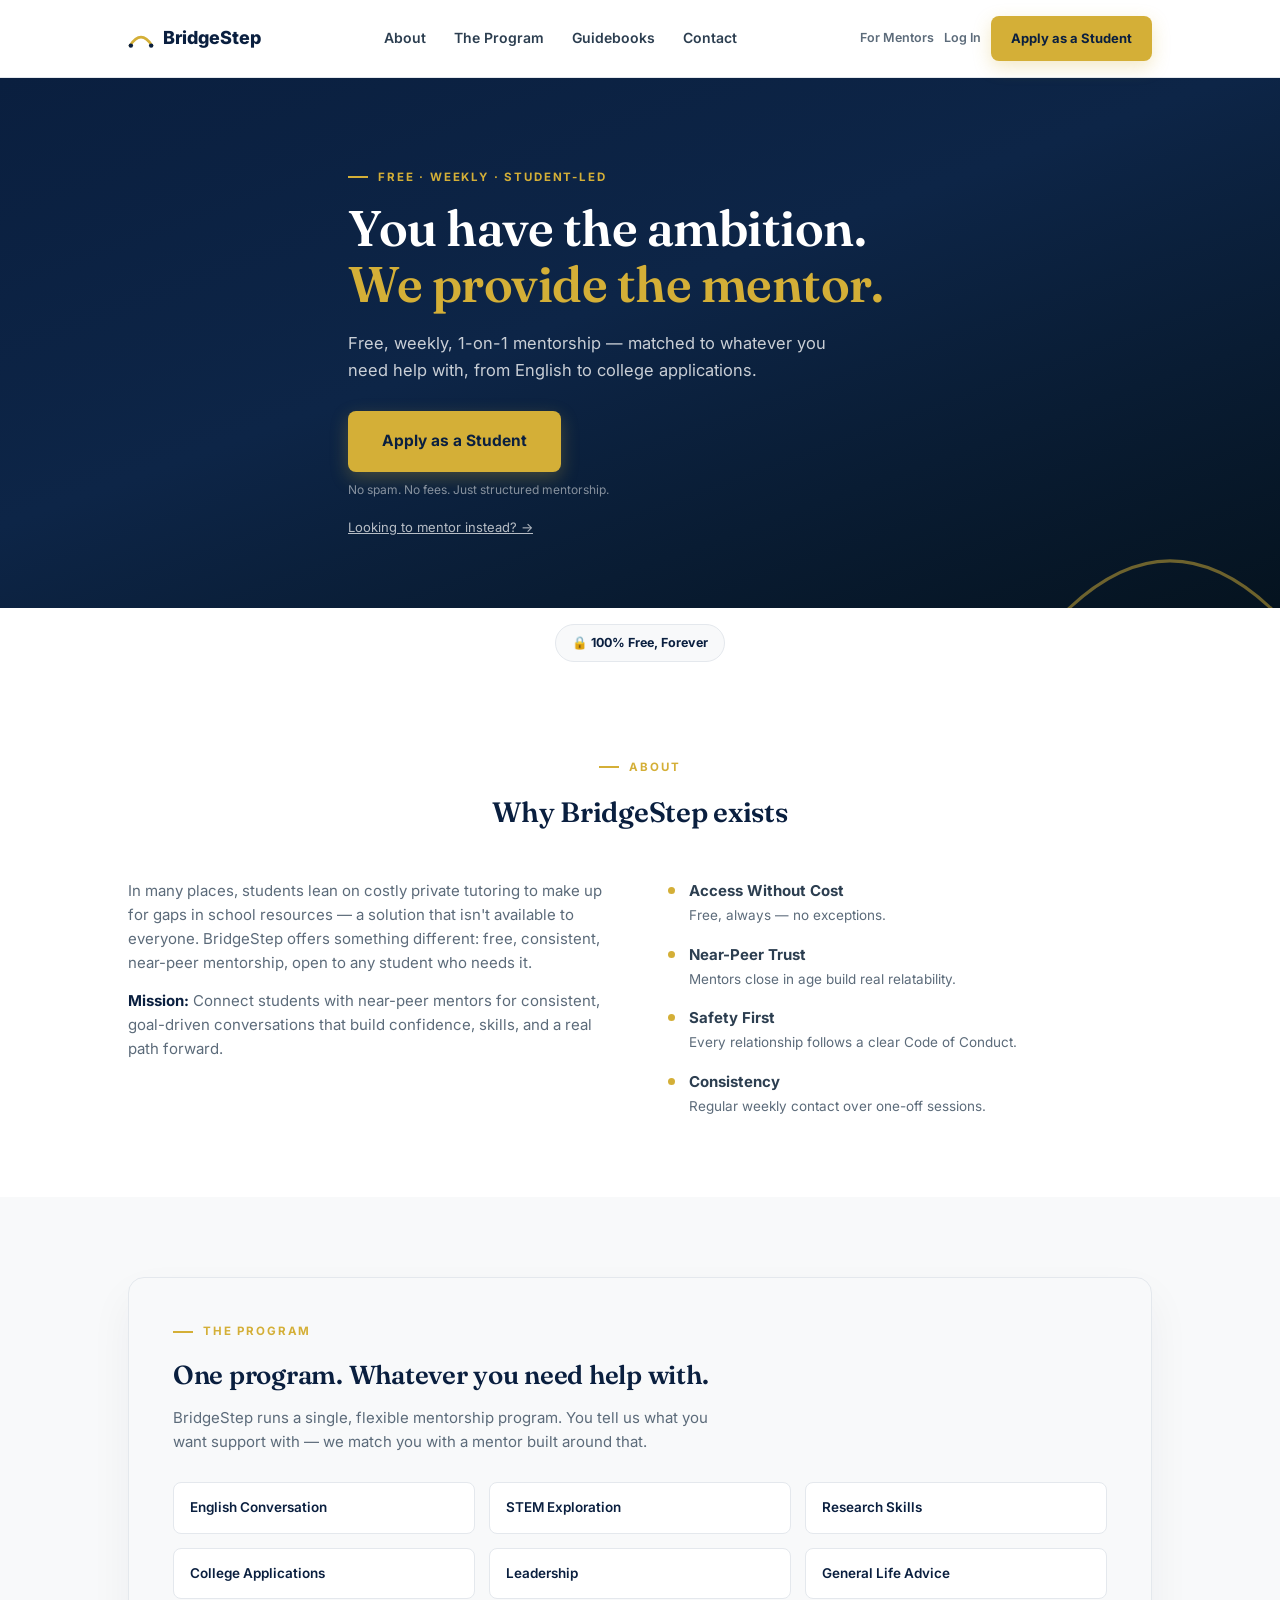
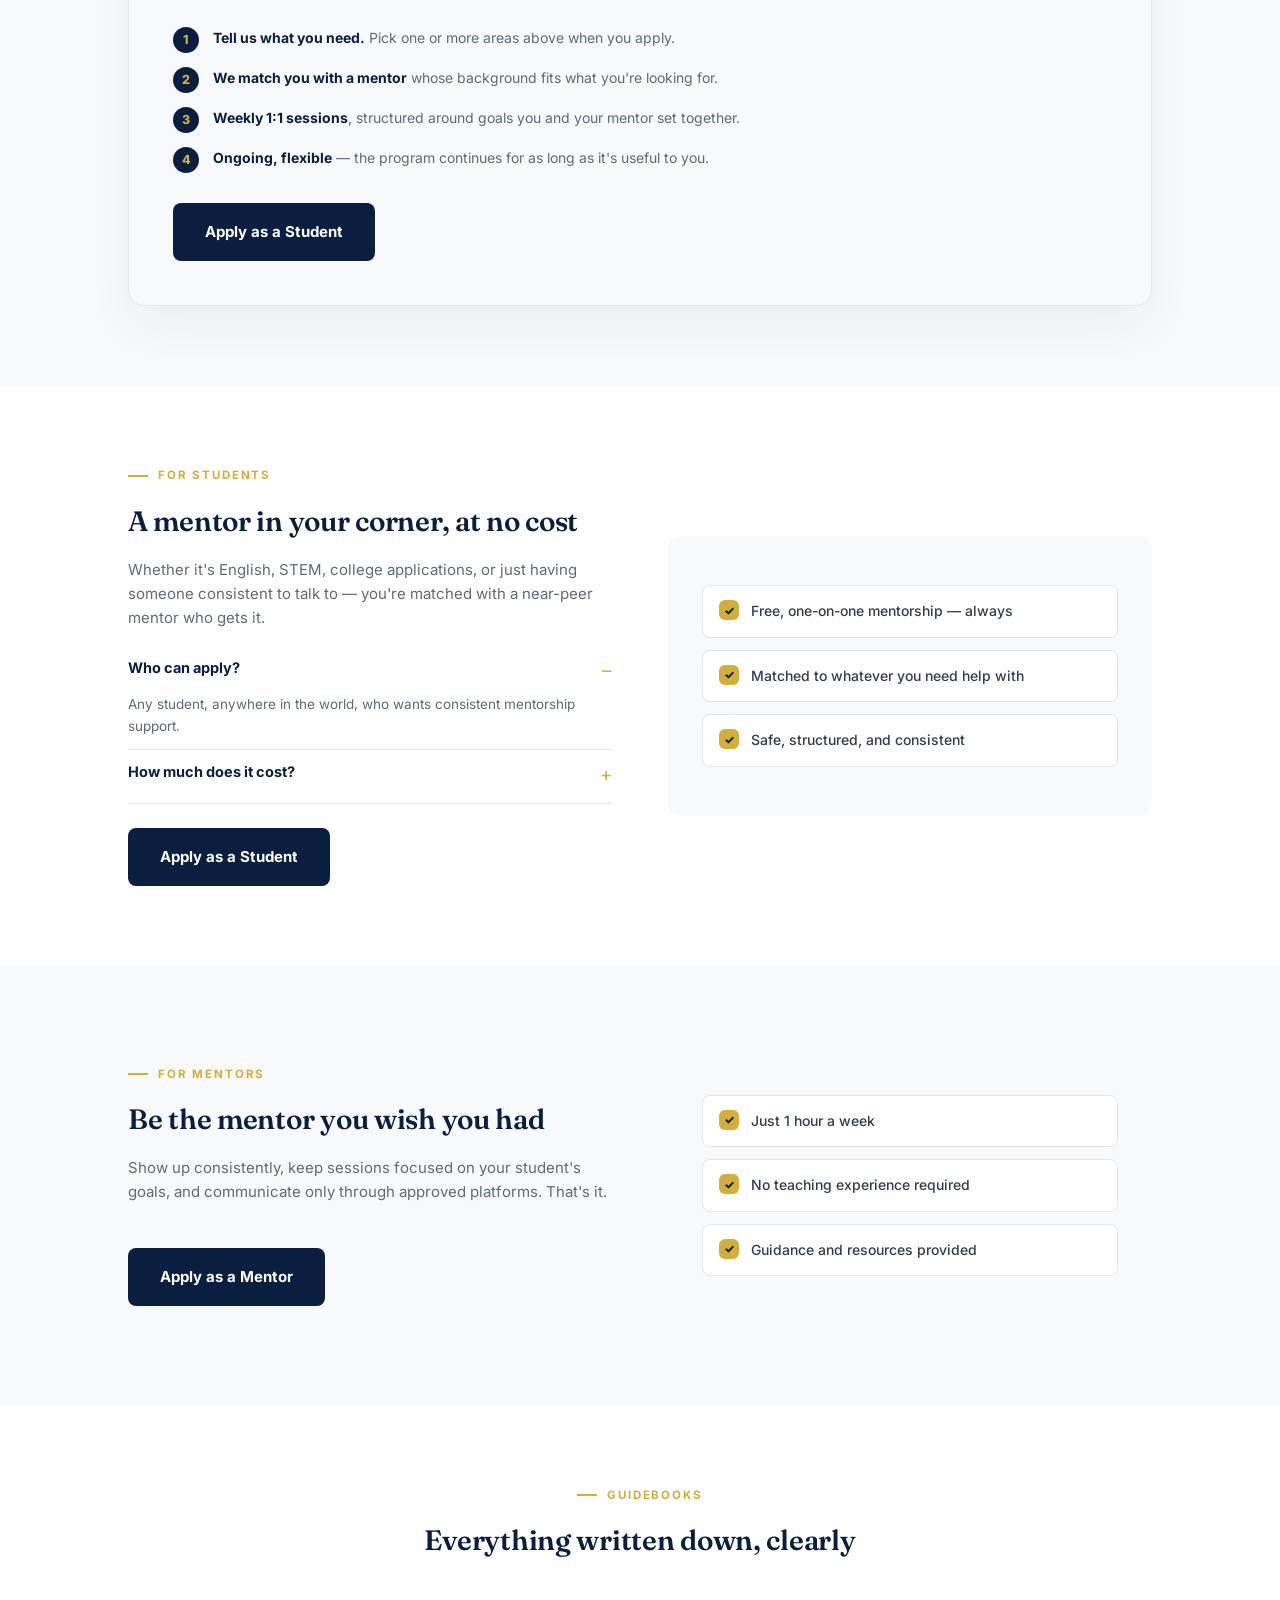
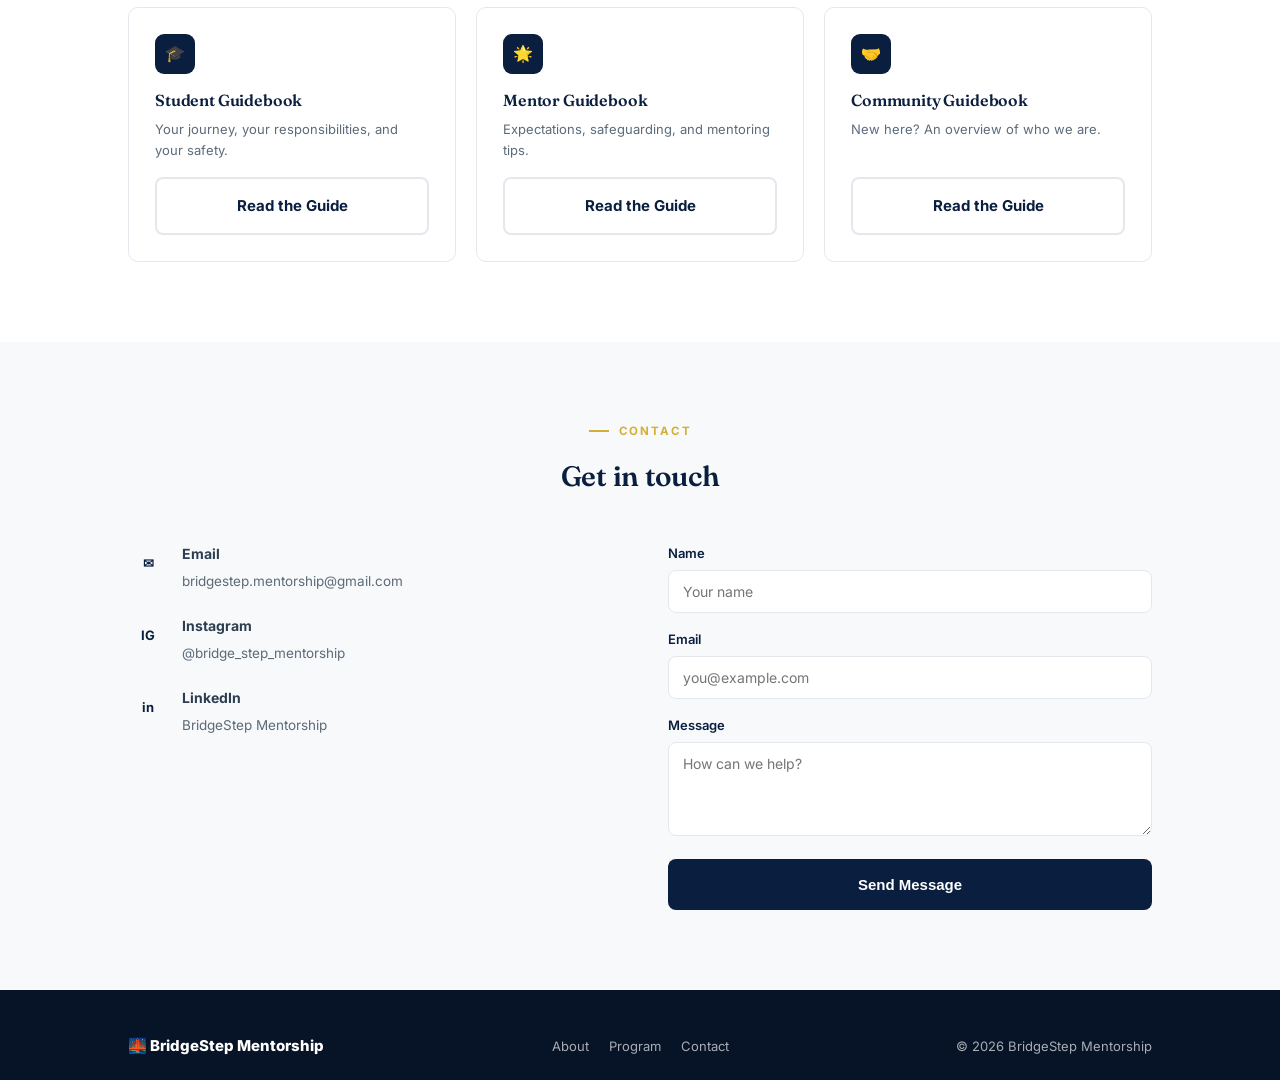
<file: index.html>
<!DOCTYPE html>
<html lang="en">
<head>
<meta charset="UTF-8">
<meta name="viewport" content="width=device-width, initial-scale=1.0">
<title>BridgeStep Mentorship | Free Global Student Mentorship</title>
<meta name="description" content="BridgeStep Mentorship is a student-led nonprofit providing free, structured mentorship in STEM, research, college applications, leadership, and English for students worldwide.">
<link rel="preconnect" href="https://fonts.googleapis.com">
<link rel="preconnect" href="https://fonts.gstatic.com" crossorigin>
<link href="https://fonts.googleapis.com/css2?family=Inter:wght@400;500;600;700;800&family=Fraunces:opsz,wght@9..144,500;9..144,600;9..144,700&display=swap" rel="stylesheet">
<style>
  :root{
    --navy:#0A1F3F; --gold:#D4AF37; --gold-soft:#E8CD7A;
    --white:#FFFFFF; --light-gray:#F8F9FA; --text:#2C3E50; --text-muted:#5C6B7A;
    --border:#E4E8ED; --radius:10px; --maxw:1080px;
  }
  *{box-sizing:border-box; margin:0; padding:0;}
  html{scroll-behavior:smooth;}
  body{font-family:'Inter',sans-serif; color:var(--text); background:var(--white); line-height:1.6;}
  a{color:inherit; text-decoration:none;}
  ul{list-style:none;}
  .wrap{max-width:var(--maxw); margin:0 auto; padding:0 28px;}
  h1,h2,h3{font-family:'Fraunces',serif; font-weight:600; letter-spacing:-0.01em; color:var(--navy);}
  .eyebrow{font-weight:700; font-size:11.5px; letter-spacing:0.16em; text-transform:uppercase; color:var(--gold); margin-bottom:14px; display:flex; align-items:center; gap:10px;}
  .eyebrow::before{content:""; width:20px; height:2px; background:var(--gold); display:inline-block;}
  .btn{display:inline-flex; align-items:center; justify-content:center; padding:15px 30px; border-radius:8px; font-weight:700; font-size:15px; cursor:pointer; border:2px solid transparent; transition:.15s;}
  .btn-gold{background:var(--gold); color:var(--navy); box-shadow:0 6px 18px rgba(212,175,55,0.28);}
  .btn-gold:hover{background:var(--gold-soft); box-shadow:0 8px 22px rgba(212,175,55,0.36);}
  .btn-outline{border-color:rgba(255,255,255,0.35); color:#fff;}
  .btn-outline:hover{border-color:#fff;}
  .btn-navy{background:var(--navy); color:#fff;}
  .btn-ghost{border-color:var(--border); color:var(--navy);}
  .btn-ghost:hover{border-color:var(--navy);}
  section{padding:80px 0;}
  .section-head{max-width:600px; margin-bottom:44px;}
  .section-head p{color:var(--text-muted); font-size:16px; margin-top:12px;}
  .center{text-align:center; margin-left:auto; margin-right:auto;}

  header{position:sticky; top:0; z-index:100; background:rgba(255,255,255,0.95); border-bottom:1px solid var(--border);}
  nav{display:flex; align-items:center; justify-content:space-between; padding:16px 28px; max-width:var(--maxw); margin:0 auto;}
  .logo{display:flex; align-items:center; gap:9px; font-weight:800; font-size:18px; color:var(--navy);}
  .nav-links{display:flex; gap:28px; font-weight:600; font-size:14px;}
  .nav-links a:hover{color:var(--gold);}
  .nav-cta{display:flex; gap:10px; align-items:center;}
  .nav-cta a.small-link{font-size:12.5px; color:var(--text-muted); font-weight:600;}
  .nav-cta .btn{padding:10px 18px; font-size:13px;}

  .hero{background:linear-gradient(160deg, var(--navy) 0%, #0D2547 45%, #05131F 100%); color:#fff; padding:90px 0 70px; position:relative; overflow:hidden;}
  .hero-inner{max-width:640px;}
  .hero h1{color:#fff; font-size:clamp(32px,4.6vw,50px); line-height:1.12; margin-bottom:18px;}
  .hero h1 em{font-style:normal; color:var(--gold);}
  .hero p{font-size:16.5px; color:rgba(255,255,255,0.78); max-width:520px; margin-bottom:28px;}
  .hero-cta{display:flex; flex-direction:column; align-items:flex-start; gap:8px;}
  .hero-cta .btn{font-size:15.5px; padding:16px 32px;}
  .hero-cta .safety{font-size:12px; color:rgba(255,255,255,0.5);}
  .hero-cta .alt-link{font-size:13px; color:rgba(255,255,255,0.7); text-decoration:underline; margin-top:10px;}
  .hero-arc{position:absolute; right:-20px; bottom:-30px; width:260px; opacity:0.5;}

  .free-badge-row{display:flex; justify-content:center; padding:16px 28px;}
  .free-badge{background:var(--light-gray); color:var(--navy); font-weight:700; font-size:12.5px; padding:8px 16px; border-radius:20px; border:1px solid var(--border);}

  .about-grid{display:grid; grid-template-columns:1fr 1fr; gap:56px;}
  .about-grid p{color:var(--text-muted); font-size:15px; margin-bottom:14px;}
  .value-list{display:flex; flex-direction:column; gap:16px;}
  .value-item{display:flex; gap:14px;}
  .value-dot{width:7px; height:7px; border-radius:50%; background:var(--gold); margin-top:8px; flex-shrink:0;}
  .value-item h4{font-size:15px; margin-bottom:2px;}
  .value-item p{color:var(--text-muted); font-size:13.5px; margin:0;}

  .split{display:grid; grid-template-columns:1fr 1fr; gap:56px; align-items:center;}
  .split.reverse .split-visual{order:2;}
  .split-visual{background:var(--light-gray); border-radius:14px; padding:34px; min-height:280px; display:flex; flex-direction:column; justify-content:center;}
  .check-list{display:flex; flex-direction:column; gap:12px;}
  .check-item{display:flex; align-items:flex-start; gap:12px; background:#fff; padding:14px 16px; border-radius:8px; border:1px solid var(--border);}
  .check-icon{width:20px; height:20px; border-radius:6px; background:var(--gold); color:var(--navy); display:flex; align-items:center; justify-content:center; font-weight:800; font-size:12px; flex-shrink:0;}
  .check-item span{font-size:14px; font-weight:500;}
  .split-content h2{font-size:28px; margin-bottom:14px;}
  .split-content > p{color:var(--text-muted); margin-bottom:20px; font-size:15px;}
  .mini-faq{margin-top:26px; display:flex; flex-direction:column; gap:10px;}
  .mini-faq details{border-bottom:1px solid var(--border); padding-bottom:12px;}
  .mini-faq summary{cursor:pointer; font-weight:700; font-size:14.5px; color:var(--navy); list-style:none; display:flex; justify-content:space-between;}
  .mini-faq summary::after{content:"+"; color:var(--gold); font-size:19px; font-weight:400;}
  .mini-faq details[open] summary::after{content:"–";}
  .mini-faq p{color:var(--text-muted); font-size:13.5px; margin-top:8px;}

  /* PROGRAM (single) */
  .program-box{background:var(--light-gray); border-radius:16px; padding:44px; border:1px solid var(--border); box-shadow:0 20px 44px rgba(10,31,63,0.05);}
  .program-box h2{font-size:26px; margin-bottom:10px;}
  .program-box > p{color:var(--text-muted); font-size:15px; margin-bottom:28px; max-width:560px;}
  .track-grid{display:grid; grid-template-columns:repeat(3,1fr); gap:14px; margin-bottom:28px;}
  .track-chip{background:#fff; border:1px solid var(--border); border-radius:8px; padding:14px 16px; font-size:13.5px; font-weight:600; color:var(--navy);}
  .program-steps{display:flex; flex-direction:column; gap:14px; margin-bottom:30px;}
  .program-step{display:flex; gap:14px; align-items:flex-start;}
  .program-step .num{width:26px; height:26px; border-radius:50%; background:var(--navy); color:var(--gold); font-weight:800; font-size:12.5px; display:flex; align-items:center; justify-content:center; flex-shrink:0;}
  .program-step p{font-size:14px; color:var(--text-muted); margin:0;}
  .program-step b{color:var(--navy);}

  .guide-grid{display:grid; grid-template-columns:repeat(3,1fr); gap:20px;}
  .guide-card{border:1px solid var(--border); border-radius:var(--radius); padding:26px; display:flex; flex-direction:column; transition:.18s; background:#fff;}
  .guide-card:hover{box-shadow:0 14px 30px rgba(10,31,63,0.08); border-color:transparent; transform:translateY(-2px);}
  .guide-icon{width:40px; height:40px; border-radius:9px; background:var(--navy); color:var(--gold); display:flex; align-items:center; justify-content:center; font-weight:800; font-size:16px; margin-bottom:14px;}
  .guide-card h3{font-size:16px; margin-bottom:6px;}
  .guide-card p{color:var(--text-muted); font-size:13px; margin-bottom:16px; flex-grow:1;}

  .contact-grid{display:grid; grid-template-columns:1fr 1fr; gap:56px;}
  .form-field{margin-bottom:16px;}
  .form-field label{display:block; font-weight:600; font-size:13px; margin-bottom:6px; color:var(--navy);}
  .form-field input, .form-field textarea{width:100%; border:1px solid var(--border); border-radius:8px; padding:12px 14px; font-family:'Inter'; font-size:14px;}
  .contact-info-item{display:flex; gap:14px; margin-bottom:22px;}
  .contact-info-icon{width:40px; height:40px; border-radius:9px; background:var(--light-gray); color:var(--navy); display:flex; align-items:center; justify-content:center; font-weight:700; flex-shrink:0; font-size:13px;}
  .contact-info-item h4{font-size:14px; margin-bottom:2px;}
  .contact-info-item a{font-size:13.5px; color:var(--text-muted);}
  .contact-info-item a:hover{color:var(--gold);}

  footer{background:#071427; color:rgba(255,255,255,0.65); padding:44px 0 22px;}
  .footer-row{display:flex; justify-content:space-between; align-items:center; flex-wrap:wrap; gap:16px; font-size:13px;}
  .footer-logo{display:flex; align-items:center; gap:8px; font-weight:800; font-size:15px; color:#fff;}
  .footer-links{display:flex; gap:20px; font-size:13px;}
  .footer-links a:hover{color:var(--gold);}

  @media (max-width: 860px){
    .nav-links{display:none;}
    .about-grid, .split, .split.reverse .split-visual, .track-grid, .guide-grid, .contact-grid{grid-template-columns:1fr !important; order:initial !important;}
    section{padding:56px 0;}
    .program-box{padding:28px;}
  }
</style>
</head>
<body>

<header>
  <nav>
    <a href="#home" class="logo">
      <svg width="26" height="22" viewBox="0 0 30 26" fill="none">
        <path d="M2 22 Q15 2 28 22" stroke="#D4AF37" stroke-width="3.2" stroke-linecap="round"/>
        <circle cx="3" cy="22" r="2.6" fill="#0A1F3F"/>
        <circle cx="27" cy="22" r="2.6" fill="#0A1F3F"/>
      </svg>
      BridgeStep
    </a>
    <ul class="nav-links">
      <li><a href="#about">About</a></li>
      <li><a href="#program">The Program</a></li>
      <li><a href="#guidebooks">Guidebooks</a></li>
      <li><a href="#contact">Contact</a></li>
    </ul>
    <div class="nav-cta">
      <a href="#mentors" class="small-link">For Mentors</a>
      <a href="login.html" class="small-link">Log In</a>
      <a href="https://www.cognitoforms.com/hmh5/bridgestepmentorshipstudentsignup" class="btn btn-gold">Apply as a Student</a>
    </div>
  </nav>
</header>

<section id="home" class="hero">
  <div class="wrap hero-inner">
    <div class="eyebrow" style="color:var(--gold);">Free · Weekly · Student-Led</div>
    <h1>You have the ambition. <em>We provide the mentor.</em></h1>
    <p>Free, weekly, 1-on-1 mentorship — matched to whatever you need help with, from English to college applications.</p>
    <div class="hero-cta">
      <a href="https://www.cognitoforms.com/hmh5/bridgestepmentorshipstudentsignup" class="btn btn-gold">Apply as a Student</a>
      <span class="safety">No spam. No fees. Just structured mentorship.</span>
      <a href="#mentors" class="alt-link">Looking to mentor instead? →</a>
    </div>
  </div>
  <svg class="hero-arc" viewBox="0 0 340 160" fill="none">
    <path d="M20,140 Q170,-20 320,140" stroke="#D4AF37" stroke-width="4" stroke-linecap="round"/>
    <circle cx="20" cy="140" r="7" fill="#D4AF37"/><circle cx="320" cy="140" r="7" fill="#D4AF37"/>
  </svg>
</section>

<div class="free-badge-row">
  <span class="free-badge">🔒 100% Free, Forever</span>
</div>

<!-- ABOUT -->
<section id="about">
  <div class="wrap">
    <div class="section-head center">
      <div class="eyebrow" style="justify-content:center;">About</div>
      <h2 style="font-size:28px;">Why BridgeStep exists</h2>
    </div>
    <div class="about-grid">
      <div>
        <p>In many places, students lean on costly private tutoring to make up for gaps in school resources — a solution that isn't available to everyone. BridgeStep offers something different: free, consistent, near-peer mentorship, open to any student who needs it.</p>
        <p><b style="color:var(--navy);">Mission:</b> Connect students with near-peer mentors for consistent, goal-driven conversations that build confidence, skills, and a real path forward.</p>
      </div>
      <div class="value-list">
        <div class="value-item"><div class="value-dot"></div><div><h4>Access Without Cost</h4><p>Free, always — no exceptions.</p></div></div>
        <div class="value-item"><div class="value-dot"></div><div><h4>Near-Peer Trust</h4><p>Mentors close in age build real relatability.</p></div></div>
        <div class="value-item"><div class="value-dot"></div><div><h4>Safety First</h4><p>Every relationship follows a clear Code of Conduct.</p></div></div>
        <div class="value-item"><div class="value-dot"></div><div><h4>Consistency</h4><p>Regular weekly contact over one-off sessions.</p></div></div>
      </div>
    </div>
  </div>
</section>

<!-- THE PROGRAM -->
<section id="program" style="background:var(--light-gray);">
  <div class="wrap">
    <div class="program-box">
      <div class="eyebrow">The Program</div>
      <h2>One program. Whatever you need help with.</h2>
      <p>BridgeStep runs a single, flexible mentorship program. You tell us what you want support with — we match you with a mentor built around that.</p>

      <div class="track-grid">
        <div class="track-chip">English Conversation</div>
        <div class="track-chip">STEM Exploration</div>
        <div class="track-chip">Research Skills</div>
        <div class="track-chip">College Applications</div>
        <div class="track-chip">Leadership</div>
        <div class="track-chip">General Life Advice</div>
      </div>

      <div class="program-steps">
        <div class="program-step"><div class="num">1</div><p><b>Tell us what you need.</b> Pick one or more areas above when you apply.</p></div>
        <div class="program-step"><div class="num">2</div><p><b>We match you with a mentor</b> whose background fits what you're looking for.</p></div>
        <div class="program-step"><div class="num">3</div><p><b>Weekly 1:1 sessions</b>, structured around goals you and your mentor set together.</p></div>
        <div class="program-step"><div class="num">4</div><p><b>Ongoing, flexible</b> — the program continues for as long as it's useful to you.</p></div>
      </div>

      <a href="https://www.cognitoforms.com/hmh5/bridgestepmentorshipstudentsignup" class="btn btn-navy">Apply as a Student</a>
    </div>
  </div>
</section>

<!-- FOR STUDENTS -->
<section id="students">
  <div class="wrap split">
    <div class="split-content">
      <div class="eyebrow">For Students</div>
      <h2>A mentor in your corner, at no cost</h2>
      <p>Whether it's English, STEM, college applications, or just having someone consistent to talk to — you're matched with a near-peer mentor who gets it.</p>
      <div class="mini-faq">
        <details open><summary>Who can apply?</summary><p>Any student, anywhere in the world, who wants consistent mentorship support.</p></details>
        <details><summary>How much does it cost?</summary><p>Nothing. BridgeStep is completely free, always.</p></details>
      </div>
      <a href="https://www.cognitoforms.com/hmh5/bridgestepmentorshipstudentsignup" class="btn btn-navy" style="margin-top:24px;">Apply as a Student</a>
    </div>
    <div class="split-visual">
      <div class="check-list">
        <div class="check-item"><div class="check-icon">✓</div><span>Free, one-on-one mentorship — always</span></div>
        <div class="check-item"><div class="check-icon">✓</div><span>Matched to whatever you need help with</span></div>
        <div class="check-item"><div class="check-icon">✓</div><span>Safe, structured, and consistent</span></div>
      </div>
    </div>
  </div>
</section>

<!-- FOR MENTORS -->
<section id="mentors" style="background:var(--light-gray);">
  <div class="wrap split reverse">
    <div class="split-visual">
      <div class="check-list">
        <div class="check-item"><div class="check-icon">✓</div><span>Just 1 hour a week</span></div>
        <div class="check-item"><div class="check-icon">✓</div><span>No teaching experience required</span></div>
        <div class="check-item"><div class="check-icon">✓</div><span>Guidance and resources provided</span></div>
      </div>
    </div>
    <div class="split-content">
      <div class="eyebrow">For Mentors</div>
      <h2>Be the mentor you wish you had</h2>
      <p>Show up consistently, keep sessions focused on your student's goals, and communicate only through approved platforms. That's it.</p>
      <a href="https://www.cognitoforms.com/hmh5/bridgestepmentorshipmentorapplication" class="btn btn-navy" style="margin-top:24px;">Apply as a Mentor</a>
    </div>
  </div>
</section>

<!-- GUIDEBOOKS -->
<section id="guidebooks">
  <div class="wrap">
    <div class="section-head center">
      <div class="eyebrow" style="justify-content:center;">Guidebooks</div>
      <h2 style="font-size:28px;">Everything written down, clearly</h2>
    </div>
    <div class="guide-grid">
      <div class="guide-card">
        <div class="guide-icon">🎓</div>
        <h3>Student Guidebook</h3>
        <p>Your journey, your responsibilities, and your safety.</p>
        <a href="https://docs.google.com/document/d/1lZ-BpHzHVkGCPmo1rAlic48qTEajVFvWDn6HQJEYGpY/view" target="_blank" class="btn btn-ghost">Read the Guide</a>
      </div>
      <div class="guide-card">
        <div class="guide-icon">🌟</div>
        <h3>Mentor Guidebook</h3>
        <p>Expectations, safeguarding, and mentoring tips.</p>
        <a href="https://docs.google.com/document/d/1e7hhmi9_30HyA-8mU8jnCNA9GXfk3ZEGVGMsxHkCka4/view" target="_blank" class="btn btn-ghost">Read the Guide</a>
      </div>
      <div class="guide-card">
        <div class="guide-icon">🤝</div>
        <h3>Community Guidebook</h3>
        <p>New here? An overview of who we are.</p>
        <a href="https://docs.google.com/document/d/1moLmC6fcZS_al_Kdq4hgfuLfmpahMIn7XRa6TF8GJE8/view" target="_blank" class="btn btn-ghost">Read the Guide</a>
      </div>
    </div>
  </div>
</section>

<!-- CONTACT -->
<section id="contact" style="background:var(--light-gray);">
  <div class="wrap">
    <div class="section-head center">
      <div class="eyebrow" style="justify-content:center;">Contact</div>
      <h2 style="font-size:28px;">Get in touch</h2>
    </div>
    <div class="contact-grid">
      <div>
        <div class="contact-info-item"><div class="contact-info-icon">✉</div><div><h4>Email</h4><a href="mailto:bridgestep.mentorship@gmail.com">bridgestep.mentorship@gmail.com</a></div></div>
        <div class="contact-info-item"><div class="contact-info-icon">IG</div><div><h4>Instagram</h4><a href="https://instagram.com/bridge_step_mentorship" target="_blank">@bridge_step_mentorship</a></div></div>
        <div class="contact-info-item"><div class="contact-info-icon">in</div><div><h4>LinkedIn</h4><a href="https://www.linkedin.com/company/142892609" target="_blank">BridgeStep Mentorship</a></div></div>
      </div>
      <form onsubmit="event.preventDefault(); alert('Thanks — we will get back to you within 48 hours.');">
        <div class="form-field"><label>Name</label><input type="text" placeholder="Your name" required></div>
        <div class="form-field"><label>Email</label><input type="email" placeholder="you@example.com" required></div>
        <div class="form-field"><label>Message</label><textarea rows="4" placeholder="How can we help?" required></textarea></div>
        <button type="submit" class="btn btn-navy" style="width:100%;">Send Message</button>
      </form>
    </div>
  </div>
</section>

<footer>
  <div class="wrap footer-row">
    <div class="footer-logo">🌉 BridgeStep Mentorship</div>
    <div class="footer-links">
      <a href="#about">About</a>
      <a href="#program">Program</a>
      <a href="#contact">Contact</a>
    </div>
    <span>© 2026 BridgeStep Mentorship</span>
  </div>
</footer>

</body>
</html>
</file>
